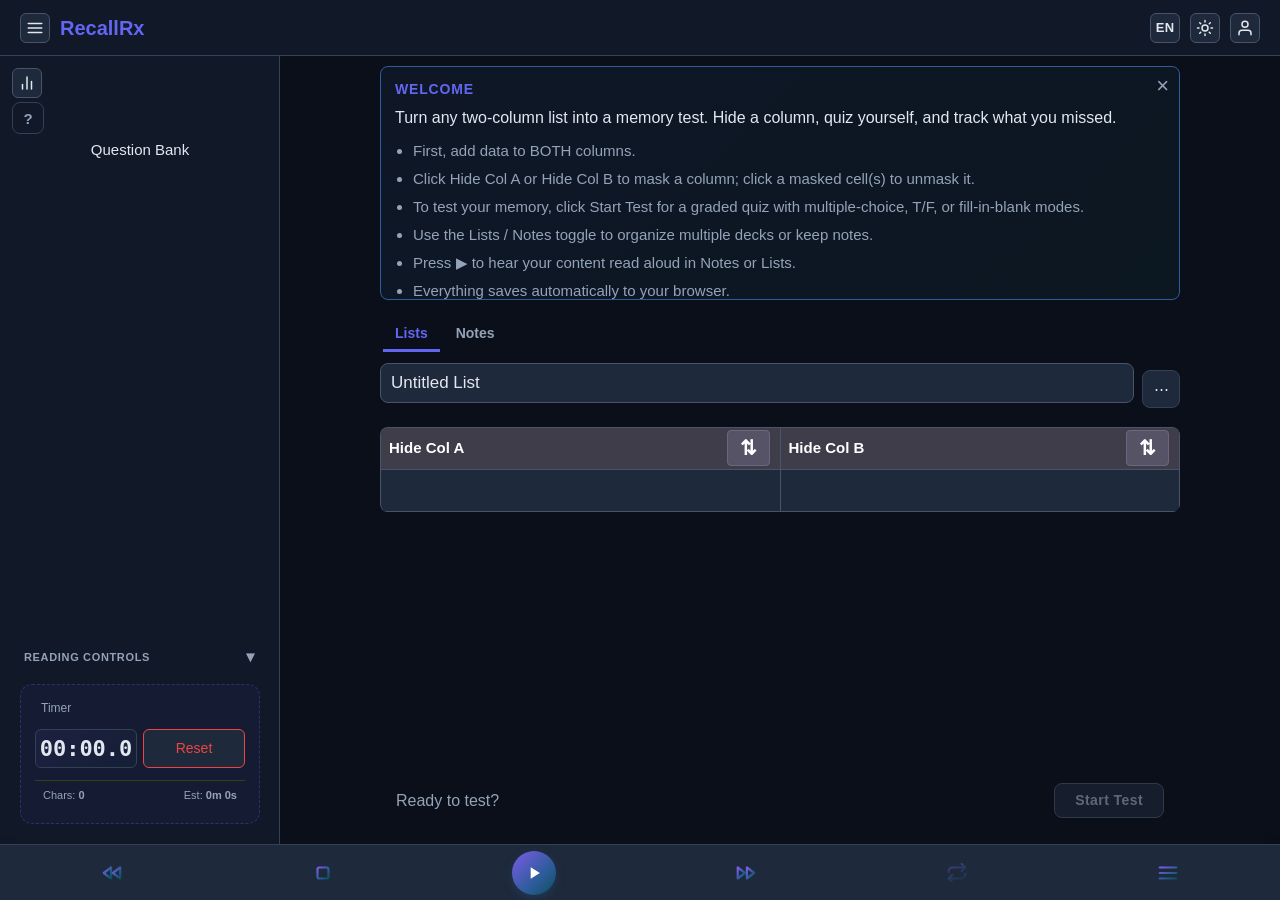
<file: index.html>
<!DOCTYPE html>
<html lang="en" data-theme="dark">

<head>
  <meta charset="UTF-8">
  <meta name="viewport" content="width=device-width, initial-scale=1.0, maximum-scale=1.0, user-scalable=no">
  <title>RecallRx</title>
  <link rel="icon" type="image/x-icon" href="favicon.ico">
  <link rel="manifest" href="manifest.json">
  <meta name="theme-color" content="#6366F1">
  <link rel="apple-touch-icon" href="icons/icon-192.png">

  <link rel="stylesheet" href="styles/base.css">
  <link rel="stylesheet" href="styles/layout.css">
  <link rel="stylesheet" href="styles/components.css">
  <link rel="stylesheet" href="styles/responsive.css">
  <link rel="stylesheet" href="styles/qbank.css">
</head>

<body>

  <!-- SVG gradient defs used by all playback buttons -->
  <svg width="0" height="0" style="position:absolute;" aria-hidden="true">
    <defs>
      <linearGradient id="gradB" x1="0%" y1="0%" x2="100%" y2="100%">
        <stop offset="0%" stop-color="#7c5ce8" />
        <stop offset="55%" stop-color="#2f5c9c" />
        <stop offset="100%" stop-color="#0b4f5c" />
      </linearGradient>
    </defs>
  </svg>

  <div class="app-shell">

    <!-- ══════════════════ TOP BAR ══════════════════ -->
    <header class="top-sticky-bar">
      <div class="brand">

        <button id="sidebar-toggle" class="icon-btn" type="button" title="Toggle sidebar" aria-label="Toggle sidebar">
          <svg viewBox="0 0 24 24" width="18" height="18" fill="none" stroke="currentColor" stroke-width="2"
            stroke-linecap="round" stroke-linejoin="round">
            <line x1="3" y1="6" x2="21" y2="6"></line>
            <line x1="3" y1="12" x2="21" y2="12"></line>
            <line x1="3" y1="18" x2="21" y2="18"></line>
          </svg>
        </button>

        <span class="brand-name">RecallRx</span>



        <button id="lang-toggle" class="icon-btn" type="button" aria-label="Toggle language"
          data-i18n-title="changeLanguage">
          <span id="lang-toggle-label" class="lang-label">EN</span>
        </button>

        <button id="theme-toggle" class="icon-btn" type="button" aria-label="Toggle theme" data-i18n-title="theme">
          <svg class="icon-moon" viewBox="0 0 24 24" width="18" height="18" fill="none" stroke="currentColor"
            stroke-width="2" stroke-linecap="round" stroke-linejoin="round">
            <path d="M21 12.79A9 9 0 1 1 11.21 3a7 7 0 0 0 9.79 9.79Z" />
          </svg>
          <svg class="icon-sun" viewBox="0 0 24 24" width="18" height="18" fill="none" stroke="currentColor"
            stroke-width="2" stroke-linecap="round">
            <circle cx="12" cy="12" r="4" />
            <path
              d="M12 2v2M12 20v2M4.93 4.93l1.41 1.41M17.66 17.66l1.41 1.41M2 12h2M20 12h2M4.93 19.07l1.41-1.41M17.66 6.34l1.41-1.41" />
          </svg>
        </button>

        <button id="account-toggle" class="icon-btn" type="button" aria-label="User profile" data-i18n-title="account">
          <svg class="icon-user" viewBox="0 0 24 24" width="18" height="18" fill="none" stroke="currentColor"
            stroke-width="2" stroke-linecap="round" stroke-linejoin="round">
            <path d="M20 21v-2a4 4 0 0 0-4-4H8a4 4 0 0 0-4 4v2" />
            <circle cx="12" cy="7" r="4" />
          </svg>
        </button>


      </div>
    </header>

    <!-- ══════════════════ LAYOUT ══════════════════ -->
    <div class="app-layout-container">

      <div class="sidebar-wrapper open" id="sidebar-wrapper">

        <aside class="controls-sidebar">
          <div class="sidebar-scrollable-content">

            <button id="dashboard-toggle" class="icon-btn" type="button" data-i18n-title="dashboard"
              aria-label="Dashboard">
              <svg viewBox="0 0 24 24" width="18" height="18" fill="none" stroke="currentColor" stroke-width="2"
                stroke-linecap="round" stroke-linejoin="round">
                <line x1="6" y1="20" x2="6" y2="14"></line>
                <line x1="12" y1="20" x2="12" y2="4"></line>
                <line x1="18" y1="20" x2="18" y2="10"></line>
              </svg>
            </button>
            <button id="hint-show-btn" class="sidebar-btn" type="button" data-i18n-title="showHint"
              aria-label="Show help">?</button>

            <button id="qbank-open-btn" class="sidebar-btn" type="button" data-i18n="qbankBtn"
              data-i18n-title="questionBank">Question Bank</button>
            

            <!-- ─── Voices ─── -->
            <div class="acc-section" data-acc="voices">
              <div class="acc-header">
                <span data-i18n="voices">Voices</span>
                <span class="acc-chevron">▸</span>
              </div>

              <div class="acc-body">
                <div class="acc-body-inner">
                  <!--select id="gender-filter" class="ctrl-select">
                    <option value="all" data-i18n="allGenders">All Genders</option>
                    <option value="female" data-i18n="femaleOnly">Female Only</option>
                    <option value="male" data-i18n="maleOnly">Male Only</option>
                  </select-->
                  <input type="text" id="voice-search" class="ctrl-input" placeholder="Search voices..."
                    data-i18n-placeholder="searchVoices">
                  <select id="voice-select" class="ctrl-select">
                    <option>Loading voices...</option>
                  </select>
                </div>
              </div>
            </div>

            <!-- ─── Footer: timer + metrics ─── -->
            <div class="sidebar-footer">
              <div class="acc-section open" data-acc="controls">
                <div class="acc-header">
                  <span data-i18n="controls">Reading Controls</span>
                  <span class="acc-chevron">▸</span>
                </div>
                <div class="acc-body">
                  <div class="acc-body-inner">

                    <div class="slider-container">
                      <p class="ctrl-label">
                        <span data-i18n="speed">Speed</span>:
                        <strong id="speed-value" class="speed-value">0.75x</strong>
                      </p>
                      <input type="range" id="speed-slider" min="0.25" max="2" step="0.25" value="0.75" class="slider">
                    </div>

                    <div class="nested-timer-box"><label class="timer-label" data-i18n="stopTime">Timer</label>
                      <div class="ctrl-row">
                        <div id="timer-display" class="timer-display">00:00.0</div>
                        <button id="timer-reset-btn" class="ctrl-btn half" data-i18n="resetTimer">Reset</button>
                      </div>
                      <div class="metrics-row">
                        <span><span data-i18n="chars">Chars</span>: <strong id="char-count">0</strong></span>
                        <span><span data-i18n="est">Est</span>: <strong id="time-estimate">0m 0s</strong></span>
                      </div>
                    </div>
                  </div>
                </div>
              </div>


            </div>

          </div>
        </aside>

        <!-- ══════════════════ MAIN WORKSPACE ══════════════════ -->
        <main class="input-workspace">

          <!-- Onboarding hint -->
          <div class="hint-card" id="onboarding-hint">
            <button class="hint-dismiss" id="onboarding-dismiss" type="button" aria-label="Dismiss">×</button>
            <h4 data-i18n="onboardingTitle">Welcome</h4>
            <p data-i18n="onboardingBody">Turn any two-column list into a memory test. Hide a column, quiz yourself, and
              track what you missed.</p>
            <ul class="hint-list">
              <li data-i18n="onboardingBullet0">First, add data to both columns</li>
              <li data-i18n="onboardingBullet1">Click <strong>Hide Col A</strong> or <strong>Hide Col B</strong> to mask
                a column and self-test</li>
              <li data-i18n="onboardingBullet2">To test your memory, click Start Test for a graded quiz with
                multiple-choice, T/F, or fill-in-blank modes</li>
              <li data-i18n="onboardingBullet3">Use the Lists / Notes toggle to organize multiple decks or keep notes
              </li>
              <li data-i18n="onboardingBullet4">Press ▶ to hear your list read aloud content in Notes or Lists</li>
              <li data-i18n="onboardingBullet5">Everything saves automatically to your browser</li>
            </ul>
          </div>

          <!-- View toggle + dynamic dropdown + management -->
          <div class="view-switch">
            <div class="view-switch-top">
              <div class="seg-toggle" id="seg-toggle">
                <button class="seg-btn active" data-mode="lists" type="button" data-i18n="lists">Lists</button>
                <button class="seg-btn" data-mode="notes" type="button" data-i18n="notes">Notes</button>
              </div>
            </div>

            <div class="view-row">
              <select id="view-select" class="ctrl-select"></select>
              <div class="vs-dd">
                <button type="button" id="vs-btn" class="ctrl-select vs-btn"></button>
                <div id="vs-list" class="vs-list"></div>
              </div>
              <button id="mgmt-menu-btn" class="mgmt-btn" type="button" aria-label="List actions" aria-haspopup="true"
                aria-expanded="false" data-i18n-title="moreOptions">⋯</button>
              
              <div class="mgmt-group" id="mgmt-group">

                <button id="mgmt-new-btn" class="mgmt-btn" type="button" data-i18n-title="addList"
                  data-i18n="addList">New</button>
                <button id="mgmt-rename-btn" class="mgmt-btn" type="button" data-i18n-title="editList"
                  data-i18n="rename">Rename</button>
                <button id="list-export-btn" class="mgmt-btn" type="button" data-i18n-title="expList"
                  data-i18n="expList">Exp</button>
                <button id="list-import-btn" class="mgmt-btn" type="button" data-i18n-title="impList"
                  data-i18n="impList">Imp</button>
                <button id="mgmt-delete-btn" class="mgmt-btn" type="button" data-i18n-title="deleteList"
                  data-i18n="delete">Delete 🗑</button>
              </div>
            </div>
          </div>

          <!-- ═══════════════ LIST WORKSPACE ═══════════════ -->
          <div id="grid-workspace">

            <div id="spreadsheet-container" class="spreadsheet-grid">
              <div class="cell header-cell" data-col="A">
                <div class="header-split-wrapper">
                  <span class="header-label" data-col="A" data-i18n="hideColA">Hide Col A</span>
                  <button class="header-sort-btn" title="Sort">⇅</button>
                </div>
                <div class="resizer"></div>
              </div>
              <div class="cell header-cell" data-col="B">
                <div class="header-split-wrapper">
                  <span class="header-label" data-col="B" data-i18n="hideColB">Hide Col B</span>
                  <button class="header-sort-btn" title="Sort">⇅</button>
                </div>
              </div>
            </div>

            <div class="grid-footer">
              <div class="grid-helper" data-i18n="startTestHelper">Ready to test?</div>
              <button id="start-test-btn" class="start-test-btn" type="button" data-i18n="startTestBtn" disabled>
                Start Test
              </button>
            </div>
          </div>

          <!-- ═══════════════ NOTES WORKSPACE ═══════════════ -->
          <div id="notes-workspace">
            <textarea id="note-area" placeholder="Type or paste your note..." spellcheck="false"></textarea>
            <div id="note-resizer"></div>
          </div>

          <!-- ═══════════════ ANALYTICS WORKSPACE ═══════════════ -->
          <div id="analytics-workspace"></div>

          <!-- Exam counter strip -->
          <div class="exam-counter-strip">
            <span id="exam-counter" class="exam-counter"></span>
            <button id="exam-back-btn" class="exam-back-btn" type="button" data-i18n="examBackBtn">← Back</button>
          </div>

          <!-- Exam viewer -->
          <div id="recall-viewer">
            <div class="exam-topbar">
              <div class="exam-list-group">
                <label class="exam-list-label" for="exam-list-picker" data-i18n="examListLabel">List</label>
                <select id="exam-list-picker" class="exam-list-picker"></select>
              </div>
            </div>
          </div>

        </main>
      </div>
    </div>

    <!-- ══════════════════ MOBILE PLAYBACK BAR ══════════════════ -->
    <div class="mobile-playback-bar">
      <button id="m-rewind-btn" class="pb-btn" title="Rewind" aria-label="Rewind">
        <svg viewBox="0 0 24 24">
          <polygon points="11 6 11 18 3 12" />
          <polygon points="21 6 21 18 13 12" />
          <line x1="21" y1="6" x2="21" y2="18" />
        </svg>
      </button>

      <button id="m-stop-btn" class="pb-btn" title="Stop" aria-label="Stop">
        <svg viewBox="0 0 24 24">
          <rect x="6" y="6" width="12" height="12" rx="2" />
        </svg>
      </button>

      <button id="m-read-btn" class="pb-btn play-pause" title="Read" aria-label="Read">
        <svg class="icon-play" viewBox="0 0 24 24">
          <polygon points="8 5 19 12 8 19" />
        </svg>
        <svg class="icon-pause" viewBox="0 0 24 24">
          <rect x="6" y="5" width="4" height="14" rx="1" />
          <rect x="14" y="5" width="4" height="14" rx="1" />
        </svg>
      </button>

      <button id="m-forward-btn" class="pb-btn" title="Forward" aria-label="Forward">
        <svg viewBox="0 0 24 24">
          <polygon points="3 6 3 18 11 12" />
          <polygon points="13 6 13 18 21 12" />
          <line x1="3" y1="6" x2="3" y2="18" />
        </svg>
      </button>

      <button id="m-loop-check" class="pb-btn loop-off" title="Loop" aria-label="Loop">
        <svg viewBox="0 0 24 24">
          <path d="M17 2l4 4-4 4" />
          <path d="M3 11v-1a4 4 0 0 1 4-4h14" />
          <path d="M7 22l-4-4 4-4" />
          <path d="M21 13v1a4 4 0 0 1-4 4H3" />
        </svg>
      </button>

      <button id="m-menu-btn" class="pb-btn" title="Menu" aria-label="Menu">
        <svg viewBox="0 0 24 24" fill="none" stroke="currentColor" stroke-width="2.4" stroke-linecap="round"
          stroke-linejoin="round">
          <path d="M3 6h18M3 12h18M3 18h18" />
        </svg>
      </button>
    </div>

    <!-- Mobile popups -->

    <div class="mobile-popup" id="m-menu-popup">
      <button class="mobile-popup-item" id="m-voices-open-btn" data-i18n="voices">Voices</button>
      <button class="mobile-popup-item" id="m-speed-open-btn" data-i18n="speed">Speed</button>
    </div>


    <div class="mobile-popup" id="m-speed-popup">
      <button class="mobile-popup-item speed-opt" data-speed="2">2.0x</button>
      <button class="mobile-popup-item speed-opt" data-speed="1.5">1.5x</button>
      <button class="mobile-popup-item speed-opt" data-speed="1.25">1.25x</button>
      <button class="mobile-popup-item speed-opt" data-speed="1">1.0x</button>
      <button class="mobile-popup-item speed-opt" data-speed="0.75">0.75x</button>
      <button class="mobile-popup-item speed-opt" data-speed="0.5">0.5x</button>
      <button class="mobile-popup-item speed-opt" data-speed="0.25">0.25x</button>
    </div>


    <!-- ══════════════════ CONFIRM MODAL ══════════════════ -->
    <div class="modal-overlay" id="confirm-modal" role="dialog" aria-modal="true" aria-labelledby="confirm-modal-title">
      <div class="modal-card">
        <h3 class="modal-title" id="confirm-modal-title">Confirm</h3>
        <p class="modal-message" id="confirm-modal-message">Are you sure?</p>
        <input type="text" class="answer-input modal-input" id="confirm-modal-input" autocomplete="off" hidden>
        <div class="modal-actions">
          <button class="modal-btn" id="confirm-modal-cancel" type="button">Cancel</button>
          <button class="modal-btn confirm" id="confirm-modal-ok" type="button">Confirm</button>
        </div>
      </div>
    </div>

    <div class="modal-overlay" id="voices-modal">
      <div class="modal-card">
        <h3 class="modal-title" data-i18n="voices">Voices</h3>
        <input type="text" id="vm-search" class="ctrl-input" placeholder="Search voices...">
        <select id="vm-select" class="ctrl-select"></select>
        <div class="modal-actions">
          <button class="modal-btn" id="vm-close" type="button">Close</button>
        </div>
      </div>
    </div>

    <input type="file" id="list-import-input" accept=".txt,.csv,.tsv,text/plain" hidden>

  </div>

  <!-- Step 2: data layer -->
  <script src="js/storage.js"></script>
  <script src="js/state.js"></script>

  <!-- Step 3: locales + i18n + UI modules -->
  <script src="js/locales/en.js"></script>
  <script src="js/locales/vi.js"></script>
  <script src="js/i18n.js"></script>
  <script src="js/nav.js"></script>
  <script src="js/onboarding.js"></script>

  <!-- Step 4: grid -->
  <script src="js/grid.js"></script>
  <script src="js/sorting.js"></script>
  <script src="js/duplicates.js"></script>

  <!-- Step 5: modal + lists + notes -->
  <script src="js/modal.js"></script>
  <script src="js/lists.js"></script>
  <script src="js/qbank.js"></script>
  <script src="js/notes.js"></script>

  <!-- Step 6: speech -->
  <script src="js/speech.js"></script>

  <!-- Step 7: exam + analytics + workspace toggle -->
  <script src="js/exam.js"></script>
  <script src="js/analytics.js"></script>
  <script src="js/workspace-toggle.js"></script>

  <!-- Bootstrap last -->
  <script src="js/main.js"></script>

  <script>
    if ('serviceWorker' in navigator && location.protocol.indexOf('http') === 0) {
      window.addEventListener('load', function () {navigator.serviceWorker.register('sw.js');});
    }
  </script>

</body>

</html>
</file>
<file: styles/base.css>
/* Force modal hidden until JS adds .visible */
.modal-overlay { display: none !important; }
.modal-overlay.visible { display: flex !important; }

/* Force exam viewer hidden until JS adds .exam-active */
#recall-viewer { display: none !important; }
#recall-viewer.exam-active { display: block !important; }

/* ==========================================================================
   DESIGN TOKENS
   ========================================================================== */
:root {
  /* Surfaces */
  --bg-app:        #f1f5f9;
  --bg-surface:    #ffffff;
  --bg-surface-2:  #f8fafc;
  --bg-elevated:   #ffffff;

  /* Text */
  --text-primary:  #403D4A;
  --text-muted:    #64748b;

  /* Borders */
  --border-color:  #e2e8f0;
  --border-strong: #cbd5e1;

  /* Controls */
  --control-bg:     #ffffff;
  --control-border: #cbd5e1;

  /* Scrollbar */
  --scrollbar-track:       #f1f5f9;
  --scrollbar-thumb:       #cbd5e1;
  --scrollbar-thumb-hover: #94a3b8;

  /* Accents — teal/purple */
  --accent-light: #7c5ce8;
  --accent-mid:   #2f5c9c;
  --accent-deep:  #0b4f5c;
  --accent-soft:  rgba(47, 92, 156, 0.10);
  --accent-glow:  rgba(47, 92, 156, 0.28);

  /* Layout */
  --sidebar-width: 280px;
  --topbar-height: 56px;

  /* Motion */
  --ease: cubic-bezier(0.4, 0, 0.2, 1);
}

[data-theme="dark"] {
  --bg-app:        #0B0F19;
  --bg-surface:    #1e293b;
  --bg-surface-2:  #111827;
  --bg-elevated:   #334155;

  --text-primary:  #e2e8f0;
  --text-muted:    #94a3b8;

  --border-color:  #334155;
  --border-strong: #475569;

  --control-bg:     #1e293b;
  --control-border: #475569;

  --scrollbar-track:       #1e293b;
  --scrollbar-thumb:       #475569;
  --scrollbar-thumb-hover: #64748b;
}

/* ==========================================================================
   RESET
   ========================================================================== */
*, *::before, *::after {
  box-sizing: border-box;
}

html, body {
  margin: 0;
  padding: 0;
}

body {
  font-family: -apple-system, BlinkMacSystemFont, "Segoe UI", Roboto, Helvetica, Arial, sans-serif;
  font-size: 15px;
  line-height: 1.5;
  background-color: var(--bg-app);
  color: var(--text-primary);
  transition: background-color .3s var(--ease), color .3s var(--ease);
  -webkit-tap-highlight-color: transparent;
}

button, input, select, textarea {
  font: inherit;
  color: inherit;
}

button {
  cursor: pointer;
  background: none;
  border: none;
}

svg { display: block; }

/* ==========================================================================
   UTILITY
   ========================================================================== */
.is-hidden, [hidden] {
  display: none !important;
}

.hidden {
  display: none !important;
}

/* ==========================================================================
   SCROLLBARS
   ========================================================================== */
::-webkit-scrollbar {
  width: 10px;
  height: 10px;
}

::-webkit-scrollbar-track {
  background: var(--scrollbar-track);
}

::-webkit-scrollbar-thumb {
  background-color: var(--scrollbar-thumb);
  border-radius: 6px;
  border: 2px solid var(--bg-surface);
}

::-webkit-scrollbar-thumb:hover {
  background-color: var(--scrollbar-thumb-hover);
}

/* ==========================================================================
   THEME ICONS
   ========================================================================== */
.icon-moon { display: block; }
.icon-sun  { display: none;  }

[data-theme="dark"] .icon-moon { display: none;  }
[data-theme="dark"] .icon-sun  { display: block; }
</file>
<file: styles/layout.css>
/* ==========================================================================
   APP SHELL
   ========================================================================== */
.app-shell {
  display: flex;
  flex-direction: column;
  width: 100%;
  height: 100vh;
  height: 100dvh;
  overflow: hidden;
}

/* ==========================================================================
   TOP BAR
   ========================================================================== */
.top-sticky-bar {
  display: flex;
  align-items: center;
  height: var(--topbar-height);
  width: 100%;
  flex-shrink: 0;
  padding: 0 20px;
  background-color: var(--bg-surface-2);
  border-bottom: 1px solid var(--border-color);
  transition: background-color .3s var(--ease), border-color .3s var(--ease);
  z-index: 50;
}

.top-sticky-bar .brand {
  display: flex;
  align-items: center;
  gap: 10px;
  font-size: 20px;
  font-weight: 700;
  color: var(--text-primary);
  flex: 1;
}

.brand-name {
  margin-right: auto;
  color: #6366F1;
}

.lang-label {
  font-weight: 700;
  font-size: 13px;
  letter-spacing: 0.02em;
}

/* ==========================================================================
   MASTER LAYOUT (sidebar + workspace)
   ========================================================================== */
.app-layout-container {
  display: flex;
  flex: 1;
  min-height: 0;
  width: 100%;
  overflow: hidden;
  position: relative;
}

/* Sidebar wrapper */
.sidebar-wrapper {
  display: flex;
  flex: 1;
  min-width: 0;
  position: relative;
}

/* ==========================================================================
   SIDEBAR (Controls panel)
   ========================================================================== */
.controls-sidebar {
  width: var(--sidebar-width);
  flex-shrink: 0;
  background-color: var(--bg-surface-2);
  border-right: 1px solid var(--border-color);
  position: relative;
  overflow: hidden;
  transition:
    width             .35s var(--ease),
    border-right-width .35s var(--ease),
    background-color  .3s var(--ease),
    border-color      .3s var(--ease);
}

.sidebar-wrapper.collapsed .controls-sidebar {
  width: 0;
  border-right-width: 0;
}

.sidebar-scrollable-content {
  display: flex;
  flex-direction: column;
  height: 100%;
  padding: 12px;
  gap: 4px;
  overflow-y: auto;
  width: var(--sidebar-width);
  box-sizing: border-box;
}

/* ==========================================================================
   WORKSPACE
   ========================================================================== */
.input-workspace {
  flex: 1;
  min-width: 0;
  min-height: 0;
  display: flex;
  flex-direction: column;
  gap: 12px;
  padding: 10px 100px;
  overflow: hidden;
  box-sizing: border-box;
}

/* ==========================================================================
   SIDEBAR FOOTER
   ========================================================================== */
.sidebar-footer {
  margin-top: auto;
  padding-top: 10px;
  display: flex;
  flex-direction: column;
  gap: 10px;
}

.footer-block {
  display: flex;
  flex-direction: column;
  gap: 6px;
}

.footer-label {
  font-size: 10px;
  text-transform: uppercase;
  letter-spacing: 0.06em;
  color: var(--text-muted);
  font-weight: 700;
}

.metrics-row {
  display: flex;
  justify-content: space-between;
  font-size: 11px;
  color: var(--text-muted);
  padding: 6px 8px;
  border-radius: 6px;
}
</file>
<file: styles/components.css>
.slider-container {
  display: none;
}

/* Hide state icons by default depending on the parent class */
#account-toggle .icon-logged-in,
#account-toggle.signed-in .icon-logged-out {
  display: none;
}

#account-toggle.signed-in .icon-logged-in,
#account-toggle .icon-logged-out {
  display: inline-block;
}


button:hover {
  border: 1px solid #4f46e5;
}

.seg-btn:hover, #start-test-btn:hover {
  border:none;
  color: white;
}

/* ==========================================================================
   ICON BUTTONS (top bar)
   ========================================================================== */
.icon-btn {
  display: inline-flex;
  align-items: center;
  justify-content: center;
  width: 30px;
  height: 30px;
  padding: 0;
  border: 1px solid var(--control-border);
  border-radius: 6px;
  background: var(--control-bg);
  color: var(--text-primary);
  transition: transform .15s var(--ease),
    background-color .3s var(--ease),
    color .3s var(--ease),
    border-color .3s var(--ease);
}

.icon-btn:hover {
  transform: scale(1.08);
}

.icon-btn:active {
  transform: scale(0.95);
}

.icon-btn:focus-visible {
  outline: 2px solid #60a5fa;
  outline-offset: 2px;
}

#dashboard-toggle:hover, 
#sidebar-toggle:hover,
#lang-toggle:hover
{
  border-color: #6366F1;
  color: #6366F1;
}

/* ==========================================================================
   ACCORDION
   ========================================================================== */
.acc-section {
  border-radius: 6px;
  overflow: hidden;
}

.acc-header {
  display: flex;
  align-items: center;
  justify-content: space-between;
  padding: 10px 12px;
  font-size: 11px;
  text-transform: uppercase;
  letter-spacing: 0.06em;
  font-weight: 700;
  color: var(--text-muted);
  cursor: pointer;
  user-select: none;
  border-radius: 6px;
  transition: background .15s;
}

.acc-header:hover {
  background: var(--bg-surface);
}

.acc-chevron {
  font-size: 16px;
  color: var(--text-muted);
  transition: transform .25s var(--ease);
}

.acc-section.open .acc-chevron {
  transform: rotate(90deg);
}

.acc-body {
  display: grid;
  grid-template-rows: 0fr;
  transition: grid-template-rows .28s var(--ease);
}

.acc-section.open .acc-body {
  grid-template-rows: 1fr;
}

.acc-body-inner {
  overflow: hidden;
  display: flex;
  flex-direction: column;
  gap: 6px;
  padding: 0 8px;
  min-height: 0;
}

.acc-section.open .acc-body-inner {
  padding: 4px 8px 8px 8px;
}

/* ==========================================================================
   FORM CONTROLS
   ========================================================================== */
.ctrl-input,
.ctrl-select {
  width: 100%;
  padding: 6px 10px;
  border: 1px solid var(--control-border);
  border-radius: 8px;
  background-color: var(--control-bg);
  color: var(--text-primary);
  font-size: 17px;
  color-scheme: dark;
  margin-bottom: 12px;
}

[data-theme="light"] .ctrl-select {
  color-scheme: light;
}

.ctrl-select option {
  background-color: var(--bg-surface-2);
  color: var(--text-primary);
}

.ctrl-btn {
  padding: 8px 10px;
  border: 1px solid var(--control-border);
  border-radius: 6px;
  background: var(--control-bg);
  color: var(--text-primary);
  font-size: 14px;
  font-weight: 500;
  min-height: 36px;
  transition: background .15s, border-color .15s;
}

.ctrl-btn:hover {
  background: var(--bg-surface-2);
  border-color: var(--text-muted);
}


.ctrl-row {
  display: flex;
  gap: 6px;
}

.ctrl-row .ctrl-btn {
  flex: 1;
}

.ctrl-row .ctrl-btn.half {
  flex: 0 0 calc(50% - 3px);
}

.ctrl-label {
  font-size: 12px;
  color: var(--text-muted);
  margin: 0;
}

.speed-value {
  color: var(--accent-mid);
}

.slider {
  width: 100%;
}

.slider-container {
  border: 1px solid #374151;
  padding: 12px;
  border-radius: 8px;
}

/* 1. Base Element Styling */
#speed-slider.slider {
  -webkit-appearance: none;
  /* Removes default styling for Chrome/Safari */
  appearance: none;
  background: transparent;
  /* Hides the default track container background */
  width: 100%;
  outline: none;
}

/* 2. Styling the Track (The Line) to be White */
/* Chrome, Safari, and Edge */
#speed-slider.slider::-webkit-slider-runnable-track {
  background: #6366F1;
  /* White track background */
  height: 6px;
  border-radius: 3px;
}

/* Firefox */
#speed-slider.slider::-moz-range-track {
  background: #6366F1;
  /* White track background */
  height: 6px;
  border-radius: 3px;
}

/* 3. Styling the Thumb (The Handle) to be White */
/* Chrome, Safari, and Edge */
#speed-slider.slider::-webkit-slider-thumb {
  -webkit-appearance: none;
  /* Overrides default handle look */
  appearance: none;
  background: #6366F1;
  /* White thumb background */
  height: 18px;
  width: 18px;
  border-radius: 50%;
  margin-top: -6px;
  /* Centers the thumb vertically over a 6px track */
  border: 1px solid #cccccc;
  /* Optional: Soft grey border so it's visible on light backgrounds */
}

/* Firefox */
#speed-slider.slider::-moz-range-thumb {
  background: #ffffff;
  /* White thumb background */
  height: 18px;
  width: 18px;
  border-radius: 50%;
  border: 1px solid #cccccc;
  /* Optional: Soft grey border so it's visible on light backgrounds */
}

/* ==========================================================================
   PLAYBACK BUTTONS
   ========================================================================== */
.playback-row {
  display: flex;
  align-items: center;
  justify-content: space-around;
  gap: 4px;
  padding: 6px 0;
  border: 1px solid #374151;
  border-radius: 12px;
  padding: 10px 0;
  margin: 10px 0;
}

.pb-btn {
  width: 44px;
  height: 44px;
  border: none;
  background: transparent;
  border-radius: 10px;
  display: flex;
  align-items: center;
  justify-content: center;
  padding: 0;
  transition: background-color .15s, transform .1s;
}

.pb-btn:hover {
  background: var(--accent-soft);
}

.pb-btn:active {
  transform: scale(0.94);
}

.pb-btn svg {
  width: 22px;
  height: 22px;
  fill: none;
  stroke: url(#gradB);
  stroke-width: 2.4;
  stroke-linecap: round;
  stroke-linejoin: round;
}

/* Play/pause circle */
.pb-btn.play-pause {
  width: 30px;
  height: 26px;
  border-radius: 50%;
  background: linear-gradient(135deg, var(--accent-light), var(--accent-mid) 60%, var(--accent-deep));
  box-shadow: 0 3px 10px var(--accent-glow);
}

.pb-btn.play-pause svg {
  width: 20px;
  height: 20px;
  fill: #fff;
  stroke: none;
}

.pb-btn.play-pause:hover {
  background: linear-gradient(135deg, #8b6ee8, var(--accent-mid) 60%, var(--accent-deep));
  transform: translateY(-1px);
}

.pb-btn.loop-off svg {
  opacity: 0.35;
}

.pb-btn.loop-on {
  background: var(--accent-soft);
}

.pb-btn.loop-on svg {
  opacity: 1;
}

.pb-btn.play-pause .icon-pause {
  display: none;
}

.pb-btn.play-pause .icon-play {
  display: block;
}

.pb-btn.play-pause.is-playing .icon-play {
  display: none;
}

.pb-btn.play-pause.is-playing .icon-pause {
  display: block;
}

/* ==========================================================================
   TIMER
   ========================================================================== */
.timer-display {
  font-family: ui-monospace, Menlo, monospace;
  font-size: 22px;
  font-weight: 700;
  text-align: center;
  padding: 2px;
  background: linear-gradient(135deg, rgba(124, 92, 232, 0.08), rgba(11, 79, 92, 0.08));
  color: var(--text-primary);
  border-radius: 6px;
  border: 1px solid var(--border-color);
  flex: 1;
}

.timer-label {
  font-size: 12px;
  color: #94a3b8;
  padding-left: 6px;
}

#timer-reset-btn {
  border: 1px solid #ef4444;
  color: #ef4444;
}

#timer-reset-btn:hover {
  background: #ef4444;
  color: white;
}

.metrics-row {
  border-top: 1px solid #334115;
  border-radius: 0;
}

.nested-timer-box {
  background: rgba(99, 102, 241, 0.05);
  border: 1px dashed rgba(99, 102, 241, 0.3);
  border-radius: 12px;
  padding: 14px;
  display: flex;
  flex-direction: column;
  gap: 12px;
}


/* ==========================================================================
   HINT CARD
   ========================================================================== */
.hint-card {
  background: linear-gradient(135deg, var(--accent-soft), rgba(11, 79, 92, 0.12));
  border: 1px solid var(--accent-mid);
  border-radius: 8px;
  padding: 12px 14px;
  position: relative;
  flex-shrink: 0;
  max-height: 26vh;
  overflow-x: hidden;
}

.hint-card h4 {
  margin: 0 0 6px 0;
  font-size: 14px;
  color: #6366F1;
  font-weight: 700;
  text-transform: uppercase;
  letter-spacing: 0.06em;
}

.hint-card p {
  margin: 0;
  font-size: 16px;
  line-height: 1.45;
  padding-right: 20px;
}

.hint-dismiss {
  position: absolute;
  top: 8px;
  right: 10px;
  background: transparent;
  border: none;
  color: var(--text-muted);
  font-size: 22px;
  padding: 0;
  line-height: 1;
}

.hint-dismiss:hover {
  color: var(--text-primary);
}

/* ==========================================================================
   STEPPER
   ========================================================================== */
.stepper {
  display: flex;
  gap: 8px;
  flex-wrap: wrap;
  flex-shrink: 0;
}

.step {
  flex: 1;
  min-width: 150px;
  background: var(--bg-surface-2);
  border: 1px solid var(--border-color);
  border-radius: 8px;
  padding: 8px 12px;
  font-size: 12px;
  color: var(--text-muted);
  display: flex;
  align-items: center;
  gap: 8px;
  transition: border-color .2s, color .2s;
}

.step .num {
  width: 20px;
  height: 20px;
  border-radius: 50%;
  background: var(--border-color);
  color: var(--text-primary);
  display: grid;
  place-items: center;
  font-size: 11px;
  font-weight: 700;
  flex-shrink: 0;
}

.step.active {
  border-color: var(--accent-mid);
  color: var(--text-primary);
}

.step.active .num {
  background: var(--accent-mid);
  color: #fff;
}

/* ==========================================================================
   SPREADSHEET GRID
   ========================================================================== */
.spreadsheet-grid {
  display: grid;
  grid-template-columns: 1fr 1fr;
  grid-auto-rows: min-content;
  align-content: start;
  border-top: 1px solid var(--border-strong);
  border-left: 1px solid var(--border-strong);
  background-color: var(--bg-surface);
  border-radius: 8px;
  flex: 1 1 auto;
  min-height: 120px;
  max-height: none;
  overflow-y: auto;
  position: relative;
}

.cell {
  padding: 6px;
  border-right: 1px solid var(--border-strong);
  border-bottom: 1px solid var(--border-strong);
  min-height: 42px;
  font-size: 18px;
  line-height: 1.5;
  box-sizing: border-box;
}

.header-cell {
  position: sticky;
  top: 0;
  z-index: 2;
  background-color: #403D4A;
  color: #fff;
  font-weight: 700;
  text-align: center;
  user-select: none;
  padding: 0 10px 0 8px;
}

.data-cell {
  outline: none;
  white-space: pre-wrap;
}

.data-cell:focus {
  background-color: #f0fdf4;
  box-shadow: inset 0 0 0 2px #6366F1;
}

[data-theme="dark"] .data-cell:focus {
  background-color: rgba(34, 197, 94, 0.08);
}

.header-cell .header-split-wrapper {
  display: flex;
  align-items: center;
  justify-content: space-between;
  width: 100%;
  height: 100%;
  gap: 6px;
}

.header-cell .header-label {
  cursor: pointer;
  font-size: 15px;
  display: block;
  flex: 1;
  text-align: left;
}

.header-cell .header-sort-btn {
  background-color: #575366;
  border: 1px solid #6c6780;
  color: #fff;
  border-radius: 4px;
  font-size: 20px;
  font-weight: 600;
  padding: 2px 12px;
  min-height: 32px;
  transition: background .15s;
}

.header-cell .header-sort-btn:hover {
  background-color: #6c6780;
}

/* Resizers */
.resizer {
  position: absolute;
  top: 0;
  right: -3px;
  width: 6px;
  height: 100%;
  cursor: col-resize;
  touch-action: none;
  z-index: 3;
}

.resizer:hover,
.resizer.resizing {
  background-color: #3b82f6;
}

/* ==========================================================================
   GRID FOOTER + START TEST
   ========================================================================== */
.grid-footer {
  align-items: center;
  background: var(--bg-app);
  /* border: 1px solid rgba(99, 102, 241, 0.15); */
  border-radius: 8px;
  bottom: 0;
  display: flex;
  flex-direction: row;
  flex-shrink: 0;
  gap: 12px;
  justify-content: space-between;
  margin-top: 14px;
  padding: 16px;
  position: sticky;
  z-index: 5;
}

.grid-helper {
  font-size: 16px;
  color: var(--text-muted);
  text-align: center;
}

.start-test-btn {
  padding: 6px 20px;
  white-space: nowrap;
  flex-shrink: 0;
  border-radius: 8px;
  font-size: 14px;
  font-weight: 700;
  border: none;
  background: linear-gradient(135deg, #7c5ce8, #2f5c9c 60%, #0b4f5c);
  color: #fff;
  letter-spacing: 0.03em;
  transition: transform .15s, opacity .15s;
}

.start-test-btn:hover:not(:disabled) {
  transform: translateY(-1px);
}

.start-test-btn:disabled {
  background: var(--bg-surface);
  color: var(--text-muted);
  border: 1px solid var(--border-strong);
  cursor: not-allowed;
  opacity: 0.6;
}

/* ==========================================================================
   EXAM VIEWER
   ========================================================================== */
#recall-viewer {
  display: none;
  background-color: var(--bg-surface);
  border: 1px solid var(--border-strong);
  border-radius: 6px;
  padding: 8px 10px;
  font-size: 16px;
  overflow-y: auto;
  box-sizing: border-box;
}

#recall-viewer.exam-active {
  display: block;
  flex: 1;
  min-height: 0;
}

#grid-workspace.exam-hidden,
#spreadsheet-container.exam-hidden,
.grid-caption.exam-hidden,
.grid-footer.exam-hidden,
.hint-card.exam-hidden {
  display: none;
}

#spreadsheet-container {
  overflow-x: hidden;
}

.exam-topbar {
  display: flex;
  align-items: flex-end;
  gap: 8px;
  padding: 10px 4px;
  flex-shrink: 0;
}

.exam-list-group {
  display: flex;
  flex-direction: column;
  gap: 4px;
  flex: 1;
  min-width: 0;
}

.exam-list-label {
  font-size: 10px;
  font-weight: 700;
  letter-spacing: 0.06em;
  text-transform: uppercase;
  color: var(--text-muted);
}

.exam-list-picker {
  flex: 1;
  padding: 10px 12px;
  background: var(--bg-surface-2);
  border: 1px solid var(--control-border);
  border-radius: 6px;
  color: var(--text-primary);
  font-size: 14px;
  font-weight: 600;
}

.exam-back-btn {
  padding: 10px 14px;
  background: var(--bg-surface-2);
  border: 1px solid var(--control-border);
  border-radius: 6px;
  color: var(--text-primary);
  font-size: 14px;
  font-weight: 600;
  flex-shrink: 0;
}

.exam-back-btn:hover {
  border-color: var(--accent-mid);
}

.exam-counter-strip {
  display: none;
  justify-content: space-between;
  align-items: center;
  gap: 12px;
  padding: 0 4px;
}

.exam-counter-strip.exam-active {
  display: flex;
}

.exam-counter {
  font-size: 12px;
  font-weight: 700;
  color: var(--text-muted);
  letter-spacing: 0.04em;
}

/* Exam mode buttons */
.exam-mode-row {
  display: flex;
  flex-wrap: wrap;
  gap: 6px;
  margin: 8px 0;
}

.exam-mode-btn {
  position: relative;
  flex: 1 1 auto;
  font-size: 15px;
  padding: 6px 8px;
  background: var(--bg-elevated);
  color: var(--text-primary);
  border: none;
  border-radius: 6px;
  min-height: 32px;
  transition: background-color .5s, color .5s;
}

.exam-mode-btn::after {
  content: "";
  position: absolute;
  left: 0;
  bottom: 0;
  width: 100%;
  height: 3px;
  background-color: #dc2626;
  transform: scaleX(0);
  transform-origin: left;
}

.exam-mode-btn.active {
  color: #dc2626;
  font-weight: 600;
}

.exam-mode-btn.active::after {
  animation: underline-draw 1s ease forwards;
}

@keyframes underline-draw {
  from {
    transform: scaleX(0);
  }

  to {
    transform: scaleX(1);
  }
}

.exam-choice {
  display: block;
  width: 100%;
  margin-bottom: 6px;
  padding: 8px 10px;
  border: 1px solid var(--border-strong);
  border-radius: 6px;
  background-color: var(--bg-surface);
  color: var(--text-primary);
  text-align: left;
  min-height: 40px;
  font-size: 16px;
}

.exam-check {
  display: flex;
  align-items: center;
  gap: 8px;
  margin-bottom: 6px;
  padding: 8px 10px;
  border: 1px solid var(--border-strong);
  border-radius: 6px;
  background-color: var(--bg-surface);
  min-height: 40px;
}

.exam-check input {
  width: 20px;
  height: 20px;
  flex-shrink: 0;
}

.exam-choice.correct,
.exam-check.correct {
  background-color: #bbf7d0;
  border-color: #22c55e;
}

.exam-choice.wrong,
.exam-check.wrong {
  background-color: #fecaca;
  border-color: #ef4444;
}

/* ==========================================================================
   NOTES
   ========================================================================== */
#note-area,
#note-resizer {
  display: none;
}

.note-mode #note-area,
.note-mode #note-resizer {
  display: block;
}

.note-mode #spreadsheet-container,
.note-mode #recall-viewer,
.note-mode .grid-caption,
.note-mode .grid-footer {
  display: none !important;
}

#note-area {
  flex: 0 0 auto;
  width: 100%;
  height: 50vh;
  min-height: 80px;
  max-height: 70vh;
  padding: 10px;
  border: 1px solid var(--border-strong);
  border-radius: 4px;
  background-color: var(--bg-surface);
  color: var(--text-primary);
  font-size: 16px;
  line-height: 1.5;
  resize: none;
}

#note-area:focus {
  outline: none;
  box-shadow: inset 0 0 0 2px #22c55e;
}

#note-resizer {
  flex: 0 0 auto;
  height: 8px;
  margin-top: -4px;
  cursor: row-resize;
  touch-action: none;
  position: relative;
  z-index: 2;
}

#note-resizer::after {
  content: "";
  position: absolute;
  left: 50%;
  top: 50%;
  transform: translate(-50%, -50%);
  width: 40px;
  height: 4px;
  border-radius: 2px;
  background-color: var(--border-strong);
}

#note-resizer:hover::after,
#note-resizer.resizing::after {
  background-color: #3b82f6;
}

/* ==========================================================================
   MODAL
   ========================================================================== */
.modal-overlay {
  position: fixed;
  inset: 0;
  background: rgba(15, 23, 42, 0.55);
  display: none;
  align-items: center;
  justify-content: center;
  z-index: 9999;
  padding: 20px;
}

.modal-overlay.visible {
  display: flex;
}

.modal-card {
  background: var(--bg-surface);
  border: 1px solid var(--border-color);
  border-radius: 12px;
  padding: 22px 24px 18px;
  max-width: 420px;
  width: 100%;
  box-shadow: 0 20px 50px rgba(0, 0, 0, 0.35);
}

.modal-title {
  font-size: 17px;
  font-weight: 700;
  margin: 0 0 8px 0;
}

.modal-message {
  font-size: 14px;
  color: var(--text-muted);
  margin: 0 0 20px 0;
  line-height: 1.5;
}

.modal-actions {
  display: flex;
  gap: 10px;
  justify-content: flex-end;
}

.modal-btn {
  padding: 9px 18px;
  border-radius: 6px;
  font-size: 13px;
  font-weight: 600;
  border: 1px solid var(--control-border);
  background: var(--control-bg);
  color: var(--text-primary);
  transition: background .15s, border-color .15s;
}

.modal-btn:hover {
  background: var(--bg-surface-2);
  border-color: var(--text-muted);
}

.modal-btn.confirm {
  border: none;
  background: linear-gradient(135deg, var(--accent-light), var(--accent-mid) 60%, var(--accent-deep));
  color: #fff;
}

.modal-btn.confirm:hover {
  background: linear-gradient(135deg, #8b6ee8, var(--accent-mid) 60%, var(--accent-deep));
  transform: translateY(-1px);
}

/* ==========================================================================
   EXAM — answer input, feedback, complete card
   ========================================================================== */
.answer-input {
  width: 100%;
  padding: 14px 18px;
  background: var(--bg-surface-2);
  border: none;
  border-radius: 10px;
  font-size: 15px;
  color: var(--text-primary);
  outline: none;
  box-sizing: border-box;
  margin-bottom: 10px;
}

.answer-input:focus {
  box-shadow: inset 0 0 0 2px var(--accent-light, #7c5ce8);
}

.answer-btn.primary {
  text-align: center;
  font-weight: 600;
  background: linear-gradient(135deg, #7c5ce8, #2f5c9c 60%, #0b4f5c);
  color: #fff;
}

.exam-feedback {
  margin-top: 14px;
  font-size: 14px;
  line-height: 1.5;
  min-height: 20px;
}

.exam-feedback .ok {
  color: #22c55e;
  font-weight: 600;
}

.exam-feedback .bad {
  color: #ef4444;
  font-weight: 600;
}

.tf-statement {
  padding: 16px 18px;
  background: var(--bg-surface-2);
  border-radius: 10px;
  font-size: 15px;
  margin-bottom: 12px;
}

.exam-complete-card {
  text-align: center;
  padding: 24px 8px;
}

.exam-complete-card h3 {
  font-size: 20px;
  margin: 0 0 8px 0;
  font-weight: 700;
}

.exam-score {
  font-size: 28px;
  font-weight: 700;
  color: #7c5ce8;
  margin: 0 0 20px 0;
}

.exam-complete-card h4 {
  font-size: 12px;
  text-transform: uppercase;
  letter-spacing: 0.1em;
  color: var(--text-muted);
  margin: 20px 0 10px 0;
  font-weight: 700;
}

.missed-list {
  list-style: none;
  padding: 0;
  margin: 0 0 20px 0;
  text-align: left;
}

.missed-list li {
  padding: 10px 14px;
  background: var(--bg-surface-2);
  border-radius: 8px;
  margin-bottom: 6px;
  font-size: 14px;
  line-height: 1.4;
}

.answer-btn {
  display: block;
  width: 100%;
  margin-bottom: 8px;
  padding: 14px 18px;
  background: var(--bg-surface-2);
  border: 1px solid var(--border-color);
  border-radius: 10px;
  font-size: 15px;
  text-align: left;
  color: var(--text-primary);
  cursor: pointer;
  transition: background 0.15s, border-color 0.15s, transform 0.1s;
}

.answer-btn:hover {
  background: var(--bg-elevated, var(--bg-surface-2));
  border-color: var(--border-strong, var(--border-color));
}

.answer-btn:active {
  transform: scale(0.99);
}

.answer-btn:disabled {
  opacity: 0.7;
  cursor: not-allowed;
}

.answer-btn.correct {
  background: rgba(34, 197, 94, 0.12);
  border-color: #22c55e;
  color: #4ade80;
}

.answer-btn.wrong {
  background: rgba(239, 68, 68, 0.12);
  border-color: #ef4444;
  color: #f87171;
}

.next-row {
  margin-top: 16px;
}

.next-row .answer-btn {
  width: 100%;
  text-align: center;
}

.next-row .answer-btn:disabled {
  opacity: 0.4;
  cursor: not-allowed;
}

.seg-toggle {
  display: flex;
  background: transparent;
  padding: 3px;
  gap: 4px;
}

.seg-btn {
  position: relative;
  padding: 8px 12px;
  white-space: nowrap;
  text-align: center;
  font-size: 14px;
  font-weight: 600;
  border-radius: 0;
  background: transparent;
  border: none;
  color: var(--text-muted, #94a3b8);
  cursor: pointer;
  transition: color 0.3s;
}

.seg-btn::after {
  content: "";
  position: absolute;
  left: 0;
  bottom: 0;
  width: 100%;
  height: 3px;
  background-color: #6366F1;
  transform: scaleX(0);
  transform-origin: left;
}

.seg-btn:hover {
  color: var(--text-primary, #e2e8f0);
}

.seg-btn.active {
  color: #6366F1;
}

.seg-btn.active::after {
  animation: underline-draw 1s ease forwards;
}

.dd-strip {
  display: flex;
  align-items: center;
  background: var(--bg-surface, #1e293b);
  border-radius: 10px;
  padding: 8px 14px;
}

.dd-strip select {
  width: 100%;
  background: transparent;
  border: none;
  color: var(--text-primary, #e2e8f0);
  font-size: 15px;
  font-weight: 600;
  outline: none;
  cursor: pointer;
}

#row-delete-btn {
  position: absolute;
  display: none;
  width: 36px;
  height: 36px;
  padding: 0;
  font-size: 16px;
  line-height: 1;
  border: 1px solid var(--border-strong, #475569);
  border-radius: 8px;
  background: var(--bg-surface, #1e293b);
  color: var(--text-muted, #94a3b8);
  cursor: pointer;
  z-index: 20;
  transition: background 0.15s, color 0.15s, border-color 0.15s;
}

#row-delete-btn.visible {
  display: grid;
  place-items: center;
}

#row-delete-btn:hover {
  background: #fef2f2;
  border-color: #fca5a5;
  color: #dc2626;
}

[data-theme="dark"] #row-delete-btn:hover {
  background: rgba(220, 38, 38, 0.15);
  border-color: #dc2626;
  color: #f87171;
}

.hint-card .hint-list {
  margin: 10px 0 0 0;
  padding-left: 18px;
  list-style: disc;
  font-size: 15px;
  line-height: 1.6;
  color: var(--text-muted);
}

.hint-card .hint-list li {
  margin-bottom: 4px;
}

.hint-card .hint-list strong {
  color: var(--text-primary, #eef2f9);
  font-weight: 600;
}


#hint-show-btn {
  width: 32px;
  height: 32px;
  flex-shrink: 0;
  border-radius: 8px;
  border: 1px solid var(--border-color);
  background: var(--bg-surface-2);
  color: var(--text-muted);
  font-size: 15px;
  font-weight: 600;
  line-height: 1;
  cursor: pointer;
  display: grid;
  place-items: center;
  transition: background 0.15s, color 0.15s, border-color 0.15s;
}

#hint-show-btn:hover {
  background: var(--bg-surface);
  border-color: #4f46e5;
  color: var(--text-primary);
}

/* ==========================================================================
   MASKED CELLS (Hide Col A / B)
   ========================================================================== */
.recall-word.col-hidden:not(.revealed) {
  background-color: #0f172a;
  color: #0f172a;
  border-radius: 3px;
  user-select: none;
  cursor: default;
}

[data-theme="light"] .recall-word.col-hidden:not(.revealed) {
  background-color: #1e293b;
  color: #1e293b;
}

/* Reveal on focus (when cell is being edited) */
.data-cell:focus .recall-word.col-hidden {
  background-color: transparent;
  color: inherit;
  user-select: text;
}

.view-row {
  display: flex;
  align-items: center;
  gap: 8px;
}

.view-row .ctrl-select {
  flex: 1;
}

.view-row {
  position: relative;
}

select:focus,
input:focus {
  border-color: #6366F1;
}

.mgmt-group {
  display: none;
  flex-direction: column;
  gap: 2px;
  position: absolute;
  right: 0;
  top: calc(100% + 6px);
  min-width: 150px;
  padding: 6px;
  background: var(--bg-surface);
  border: 1px solid var(--border-color);
  border-radius: 10px;
  box-shadow: 0 8px 24px rgba(0, 0, 0, 0.28);
  z-index: 50;
}

.mgmt-group.open {
  display: flex;
}

.mgmt-group .mgmt-btn {
  display: flex;
  align-items: center;
  justify-content: flex-start;
  width: 100%;
  height: auto;
  min-height: 40px;
  padding: 0 14px;
  border: none;
  background: transparent;
  font-size: 15px;
  text-align: left;
}

.mgmt-group .mgmt-btn:hover {
  background: var(--accent-soft);
}

.mgmt-group #mgmt-delete-btn {
  color: #dc2626;
}

.mgmt-btn {
  min-width: 38px;
  height: 38px;
  padding: 0 8px;
  padding: 0;
  border: 1px solid var(--border-color);
  border-radius: 8px;
  background: var(--bg-surface);
  color: var(--text-primary);
  font-size: 15px;
  line-height: 1;
  cursor: pointer;
  display: grid;
  place-items: center;
  transition: background 0.15s, border-color 0.15s;
}

.mgmt-btn:hover {
  background: var(--bg-surface-2);
  border-color: var(--text-muted);
}

/* ==========================================================================
   EXAM MODE TABS — animated red underline
   ========================================================================== */
.mode-btn {
  position: relative;
  flex: 1;
  padding: 10px 8px;
  border: none;
  border-radius: 6px;
  font-size: 15px;
  font-weight: 500;
  text-align: center;
  color: var(--text-primary);
  cursor: pointer;
  min-height: 40px;
  transition: background-color 0.5s, color 0.5s;
}

.mode-btn::after {
  content: "";
  position: absolute;
  left: 0;
  bottom: 0;
  width: 100%;
  height: 3px;
  background-color: #dc2626;
  transform: scaleX(0);
  transform-origin: left;
}

.mode-btn.active {
  color: #dc2626;
  font-weight: 600;
}

.mode-btn.active::after {
  animation: underline-draw 1s ease forwards;
}

@keyframes underline-draw {
  from {
    transform: scaleX(0);
  }

  to {
    transform: scaleX(1);
  }
}

.view-switch {
  display: flex;
  flex-direction: column;
  gap: 8px;
  flex-shrink: 0;
}

.view-switch-top {
  display: flex;
  align-items: center;
  gap: 8px;
}

.view-switch-top .mgmt-btn {
  margin-left: auto;
}

/**
 * Analytics Dashboard CSS Component Layout 
 * Styles the dynamic #analytics-workspace container cards.
 */

#analytics-workspace {
  width: 100%;
  margin-top: 1.5rem;
  box-sizing: border-box;
  overflow: auto;
}

/* 2-Column Responsive Flex Grid */
.analytics-summary-grid {
  display: flex;
  gap: 1rem;
  margin-bottom: 1rem;
  flex-wrap: wrap;
}

/* Base Analytics Info Blocks */
.stat-card {
  flex: 1;
  min-width: 200px;
  background-color: var(--bg-surface-2);
  border: 1px solid var(--border-color, #333);
  border-radius: 8px;
  padding: 1.25rem;
  box-sizing: border-box;
}

.stat-card h3 {
  margin: 0 0 0.5rem 0;
  font-size: 0.9rem;
  text-transform: uppercase;
  letter-spacing: 0.05em;
  opacity: 0.8;
}

.stat-number {
  margin: 0;
  font-size: 2.25rem;
  font-weight: 700;
  color: var(--accent-color, #4caf50);
}

/* Troubled Items Deck Layout */
.trouble-list-card {
  width: 100%;
}

.trouble-list-card ul {
  list-style: none;
  padding: 0;
  margin: 0.5rem 0 0 0;
}

.trouble-list-card li {
  display: flex;
  justify-content: space-between;
  padding: 0.75rem 0.5rem;
  border-bottom: 1px solid var(--border-color, #333);
}

.trouble-list-card li:last-child {
  border-bottom: none;
}

.missed-word-text {
  font-family: monospace;
  font-size: 0.95rem;
}

.missed-count {
  font-size: 0.85rem;
  color: #ff5252;
  font-weight: 600;
}

/* Fallback messages */
.empty-state,
.success-message {
  text-align: center;
  padding: 2rem;
  opacity: 0.7;
  font-style: italic;
}

/* Workspace has a bounded height; grid hugs its rows, scrolls when long;
   footer stays pinned at the bottom */
#grid-workspace { flex: 1 1 0 !important; flex-direction: column; min-height: 0 !important; overflow: hidden; }
#spreadsheet-container.spreadsheet-grid {
  flex: 0 1 auto !important;
  height: auto !important;
  max-height: none !important;
  min-height: 0 !important;
  overflow-y: auto !important;
  align-content: start;
}
#grid-workspace .grid-footer { margin-top: auto; position: sticky; bottom: 0; flex: 0 0 auto; }


/* 1. Hide everything by default */
#grid-workspace,
#notes-workspace,
#analytics-workspace {
  display: none;
}

/* 1. Hide all workspaces by default */
#grid-workspace,
#notes-workspace,
#analytics-workspace {
  display: none;
}

/* 2. Show the active workspace */
[data-view-mode="lists"] #grid-workspace {
  display: flex;
  flex-direction: column;
  flex: 1;
  min-height: 0;
}

[data-view-mode="notes"] #notes-workspace {
  display: block;
}

[data-view-mode="analytics"] #analytics-workspace {
  display: block;
}

/* 3. Exam mode: hide the grid workspace entirely */
[data-view-mode="lists"] #grid-workspace.exam-hidden {
  display: none;
}

/* Hide exam viewer when not in Lists mode */
[data-view-mode="notes"] #recall-viewer,
[data-view-mode="notes"] .exam-counter-strip,
[data-view-mode="analytics"] #recall-viewer,
[data-view-mode="analytics"] .exam-counter-strip {
  display: none;
}

/* Hide list/notes toolbar and in-exam list picker during exam */
.view-switch.exam-hidden,
#recall-viewer.exam-active .exam-topbar {
  display: none !important;
}

.prompt-line {
  margin-bottom: 30px;
}

.dir-btn {
  margin: 20px 0 20px 0;
}

.modal-input {
  border: 1px solid var(--border-color);
  margin: 4px 0 14px;
}

/* Hide list/note actions row on Analytics */
[data-view-mode="analytics"] .view-row {
  display: none;
}

/* Complete-screen buttons */
.exam-complete-card .answer-btn {
  margin: 6px 4px;
}

/* ==========================================================================
   ANIMATIONS (disabled for reduced-motion users)
   ========================================================================== */
@keyframes fade-up {
  from {
    opacity: 0;
    transform: translateY(6px);
  }

  to {
    opacity: 1;
    transform: none;
  }
}

@keyframes fade-in {
  from {
    opacity: 0;
  }

  to {
    opacity: 1;
  }
}

@keyframes pop-in {
  from {
    opacity: 0;
    transform: scale(0.96);
  }

  to {
    opacity: 1;
    transform: none;
  }
}

@keyframes pulse-correct {
  0% {
    transform: scale(1);
  }

  40% {
    transform: scale(1.03);
  }

  100% {
    transform: scale(1);
  }
}

@keyframes shake {

  0%,
  100% {
    transform: translateX(0);
  }

  20% {
    transform: translateX(-6px);
  }

  40% {
    transform: translateX(6px);
  }

  60% {
    transform: translateX(-4px);
  }

  80% {
    transform: translateX(4px);
  }
}

.exam-question-wrapper .prompt-line,
.exam-question-wrapper .exam-body {
  animation: fade-up 0.25s ease both;
}

.exam-feedback>* {
  animation: fade-up 0.25s ease both;
}

.exam-choice.correct,
.exam-check.correct,
.answer-btn.correct {
  animation: pulse-correct 0.35s ease;
}

.exam-choice.wrong,
.exam-check.wrong,
.answer-btn.wrong {
  animation: shake 0.35s ease;
}

.exam-complete-card {
  animation: fade-up 0.3s ease both;
}

.mgmt-group.open {
  animation: pop-in 0.15s ease;
  transform-origin: top right;
}

.mobile-popup.visible {
  animation: pop-in 0.15s ease;
  transform-origin: bottom right;
}

.modal-overlay.visible {
  animation: fade-in 0.15s ease;
}

.modal-overlay.visible .modal-card {
  animation: pop-in .18s ease;
}

@media (prefers-reduced-motion: reduce) {

  *,
  *::before,
  *::after {
    animation-duration: 0.01ms !important;
    animation-iteration-count: 1 !important;
    transition-duration: 0.01ms !important;
  }
}

.next-row {
  display: flex;
  gap: 8px;
}

.next-row .answer-btn {
  width: auto;
}

.next-row #exam-skip-btn {
  flex: 0 0 30%;
}

.next-row #exam-next-btn {
  flex: 1;
}


/* Duplicate-cell warning (never blocks editing) */
.data-cell.dup-cell {
  background: rgba(245, 158, 11, 0.12);
  box-shadow: inset 0 -2px 0 #f59e0b;
}

/* ==========================================================================
   RESULTS SCREEN
   ========================================================================== */
.exam-complete-card .result-title {
  margin: 0 0 10px 0;
  color: var(--text-muted);
  font-size: 14px;
}

.mode-chips {
  display: flex;
  flex-wrap: wrap;
  justify-content: center;
  gap: 6px;
  margin-bottom: 18px;
}

.mode-chip {
  padding: 3px 10px;
  border-radius: 999px;
  font-size: 12px;
  font-weight: 600;
  color: var(--accent-light, #7c5ce8);
  background: var(--accent-soft, rgba(124, 92, 232, 0.15));
}

.score-ring {
  position: relative;
  width: 140px;
  height: 140px;
  margin: 0 auto 8px;
}

.score-ring svg {
  width: 100%;
  height: 100%;
  transform: rotate(-90deg);
}

.score-ring circle {
  fill: none;
  stroke-width: 10;
}

.score-ring .ring-bg {
  stroke: var(--border-color, rgba(128, 128, 128, 0.25));
}

.score-ring .ring-fg {
  stroke-linecap: round;
  transition: stroke-dashoffset 0.9s ease;
}

.score-ring.ring-good .ring-fg {
  stroke: #22c55e;
}

.score-ring.ring-mid .ring-fg {
  stroke: #f59e0b;
}

.score-ring.ring-low .ring-fg {
  stroke: #ef4444;
}

.score-ring .ring-text {
  position: absolute;
  inset: 0;
  display: grid;
  place-items: center;
}

.score-ring .ring-pct {
  font-size: 30px;
  font-weight: 700;
  color: var(--text-primary);
}

.ring-sub {
  margin: 0 0 16px 0;
  color: var(--text-muted);
  font-size: 14px;
}

.stat-tiles {
  display: flex;
  justify-content: center;
  gap: 8px;
  margin-bottom: 8px;
}

.stat-tile {
  flex: 1;
  max-width: 110px;
  padding: 10px 6px;
  border-radius: 10px;
  background: var(--bg-surface-2);
  display: flex;
  flex-direction: column;
  gap: 2px;
}

.stat-tile strong {
  font-size: 20px;
}

.stat-tile span {
  font-size: 12px;
  color: var(--text-muted);
}

.stat-tile.tile-good strong {
  color: #22c55e;
}

.stat-tile.tile-bad strong {
  color: #ef4444;
}

.stat-tile.tile-skip strong {
  color: #f59e0b;
}

.missed-list li {
  display: flex;
  justify-content: space-between;
  align-items: center;
  gap: 8px;
  text-align: left;
}

.skip-badge {
  flex: 0 0 auto;
  font-style: normal;
  font-size: 11px;
  font-weight: 600;
  padding: 2px 8px;
  border-radius: 999px;
  color: #f59e0b;
  background: rgba(245, 158, 11, 0.15);
}

.perfect-msg {
  margin: 16px 0;
  font-weight: 700;
  color: #22c55e;
}

.result-actions {
  display: flex;
  flex-direction: column;
  gap: 8px;
  margin-top: 8px;
}

.result-actions .answer-btn {
  margin: 0;
  width: 100%;
}

.exam-complete-card .exam-complete-subtitle {
  margin-top: 16px;
  font-size: 12px;
  color: var(--text-muted);
}

#view-select { display: none; }
.vs-dd { position: relative; flex: 1; min-width: 0; }
.vs-btn { text-align: left; cursor: pointer; white-space: nowrap; overflow: hidden; text-overflow: ellipsis; }
.vs-list {
  display: none; position: absolute; left: 0; right: 0; top: calc(100% + 4px);
  max-height: 240px; overflow-y: auto; padding: 4px; z-index: 100;
  background: var(--bg-surface-2); border: 1px solid var(--control-border);
  border-radius: 8px; box-shadow: 0 8px 24px rgba(0,0,0,.28);
}
.vs-list.open { display: block; }
.vs-item { display: flex; align-items: center; gap: 8px; padding: 8px 10px; border-radius: 6px; cursor: pointer; }
.vs-item:hover, .vs-item.active { background: var(--accent-soft); }
.vs-label { flex: 1; min-width: 0; overflow: hidden; text-overflow: ellipsis; white-space: nowrap; }
.vs-edit { border: none; background: transparent; color: var(--text-primary); font-size: 16px; cursor: pointer; padding: 4px 8px; }
</file>
<file: styles/responsive.css>
/* ==========================================================================
   SHARED (all screen sizes)
   ========================================================================== */



/* Bottom playback bar — horizontal row, always visible */
.mobile-playback-bar {
  display: flex !important;
  flex: 0 0 auto;
  flex-direction: row;
  align-items: center;
  justify-content: space-around;
  width: 100%;
  height: 56px;
  padding: 0 8px;
  background: var(--bg-surface);
  border-top: 1px solid var(--border-color);
  box-shadow: 0 -2px 10px rgba(0, 0, 0, 0.06);
  box-sizing: border-box;
  gap: 4px;
  z-index: 30;
}

.mobile-playback-bar .pb-btn { width: 44px; height: 44px; flex: 0 0 auto; }
.mobile-playback-bar .pb-btn svg { width: 22px; height: 22px; }
.mobile-playback-bar .play-pause svg { width: 20px; height: 20px; }

/* Popups opened by #m-menu-btn */
.mobile-popup {
  display: none;
  flex-direction: column;
  gap: 2px;
  position: fixed;
  right: 12px;
  bottom: 64px;
  background: var(--bg-surface);
  border: 1px solid var(--border-color);
  border-radius: 10px;
  box-shadow: 0 8px 24px rgba(0, 0, 0, 0.28);
  padding: 6px;
  z-index: 40;
  min-width: 130px;
}

.mobile-popup.visible { display: flex; }

.mobile-popup-item {
  padding: 10px 14px;
  border: none;
  background: transparent;
  color: var(--text-primary);
  text-align: left;
  font-size: 15px;
  border-radius: 6px;
  min-height: 40px;
  cursor: pointer;
}

.mobile-popup-item:hover,
.mobile-popup-item:active { background: var(--accent-soft); }

/* Desktop sidebar popups (#dt-menu-popup, #dt-speed-popup) */
.mobile-popup.dt-popup {
  display: none !important;
  position: absolute;
  right: 0;
  top: calc(100% - 78px) !important;
  bottom: auto !important;
  max-height: 200px !important;
  overflow-y: auto !important;
  z-index: 200;
  min-width: 100px;
}

/* ==========================================================================
   WIDE SCREEN (≥701px)
   ========================================================================== */
@media (min-width: 701px) {

  .exam-body.mode-choice,
  .exam-body.mode-select,
  .exam-body.mode-tf {
    display: grid;
    grid-template-columns: 1fr 1fr;
    gap: 6px;
    margin-bottom: 8px;
  }

  .exam-body.mode-select > p,
  .exam-body.mode-tf > p,
  .exam-body.mode-tf > .tf-statement {
    grid-column: 1 / -1;
    margin: 0;
  }

  .exam-body.mode-choice .exam-choice,
  .exam-body.mode-select .exam-check,
  .exam-body.mode-tf .exam-choice {
    margin-bottom: 0;
  }

  .playback-row { position: relative; }

  .mobile-popup.dt-popup.visible { display: flex !important; }
}

/* ==========================================================================
   MOBILE (≤700px) — grid is the scroller; header, footer and playback bar
   are all in normal flex flow inside .app-shell, so they always sit at the
   bottom of the visible viewport (no position:fixed quirks).
   ========================================================================== */
@media (max-width: 700px) {

  .acc-section[data-acc="controls"] { display: none; }

  #analytics-workspace {
    overflow-x: hidden;
    max-height: 60vh;
  }

  .top-sticky-bar {
    height: 48px;
    padding: 0 14px;
  }

  .top-sticky-bar .brand { font-size: 18px; }

  .app-layout-container,
  .sidebar-wrapper {
    flex-direction: column;
  }

  .controls-sidebar {
    width: 100% !important;
    position: absolute;
    inset: 0 0 auto 0;
    height: 100%;
    z-index: 15;
    border-right: none;
    border-bottom: 1px solid var(--border-color);
    overflow-y: auto !important;
    transition: height .35s var(--ease), border-bottom-width .35s var(--ease);
  }

  .sidebar-wrapper.collapsed .controls-sidebar {
    width: 100%;
    height: 0;
    border-bottom-width: 0;
  }

  .sidebar-scrollable-content {
    width: 100%;
    min-width: 0;
    padding: 12px;
    height: auto;
    min-height: 100%;
    overflow-y: visible;
  }

  .input-workspace {
    padding: 12px;
    overflow: hidden;
    min-height: 0;
  }

  .hint-card {
    max-height: 30vh;
    overflow-y: auto;
    flex-shrink: 0;
    margin-bottom: 12px;
  }

  .spreadsheet-grid,
  #spreadsheet-container.spreadsheet-grid {
    flex: 1 1 0 !important;
    min-height: 0 !important;
    max-height: none;
    overflow-y: auto !important;
    -webkit-overflow-scrolling: touch;
  }

  .header-cell {
    position: sticky;
    top: 0;
    z-index: 2;
  }

  .grid-footer {
    padding: 6px 0 4px;
    flex-shrink: 0;
    position: sticky;
    bottom: 0;
    background: var(--bg-app);
    z-index: 5;
  }

  #note-area { width: 100%; min-width: 0; }

  #recall-viewer.exam-active {
    flex: 1 1 0;
    min-height: 0;
    max-height: none;
    overflow-y: auto;
    -webkit-overflow-scrolling: touch;
    overscroll-behavior: contain;
    touch-action: pan-y;
  }
}

.acc-section[data-acc="voices"] { display: none; }
</file>
<file: styles/qbank.css>
/* Question Bank picker */
#qbank-modal { z-index: 9000; }  /* keep the confirm dialog above it */

.qbank-card {
  max-width: 460px;
  display: flex;
  flex-direction: column;
  gap: 10px;
  max-height: calc(100dvh - 40px);
}
.qbank-card .modal-title { margin: 0; }

.qbank-list {
  overflow-y: auto;
  min-height: 120px;
  max-height: 40dvh;
  border: 1px solid var(--border-color);
  border-radius: 8px;
  background: var(--bg-surface-2);
}

.qbank-item {
  display: flex;
  align-items: center;
  justify-content: space-between;
  gap: 12px;
  width: 100%;
  padding: 10px 12px;
  border-bottom: 1px solid var(--border-color);
  color: var(--text-primary);
  font-size: 14px;
  text-align: left;
}
.qbank-item:last-child { border-bottom: none; }
.qbank-item:hover { background: var(--accent-soft); }
.qbank-item.selected {
  background: var(--accent-soft);
  box-shadow: inset 3px 0 0 var(--accent-light);
  font-weight: 600;
}
.qbank-item-count { color: var(--text-muted); font-size: 12px; white-space: nowrap; }

.qbank-status { padding: 4px 2px; font-size: 13px; color: var(--text-muted); min-height: 1.2em; }
.qbank-row { display: flex; align-items: center; gap: 10px; flex-wrap: wrap; }
.qbank-row input[type="number"] { width: 90px; }
.qbank-hint { font-size: 12px; color: var(--text-muted); }
.qbank-card .modal-actions { flex-wrap: wrap; }
.modal-btn:disabled { opacity: .5; cursor: not-allowed; }

/* Only offered for Lists */
/* [data-view-mode="notes"] #qbank-open-btn { display: none; } **use this if you want the QB to disappear when Notes clicked** */
</file>
